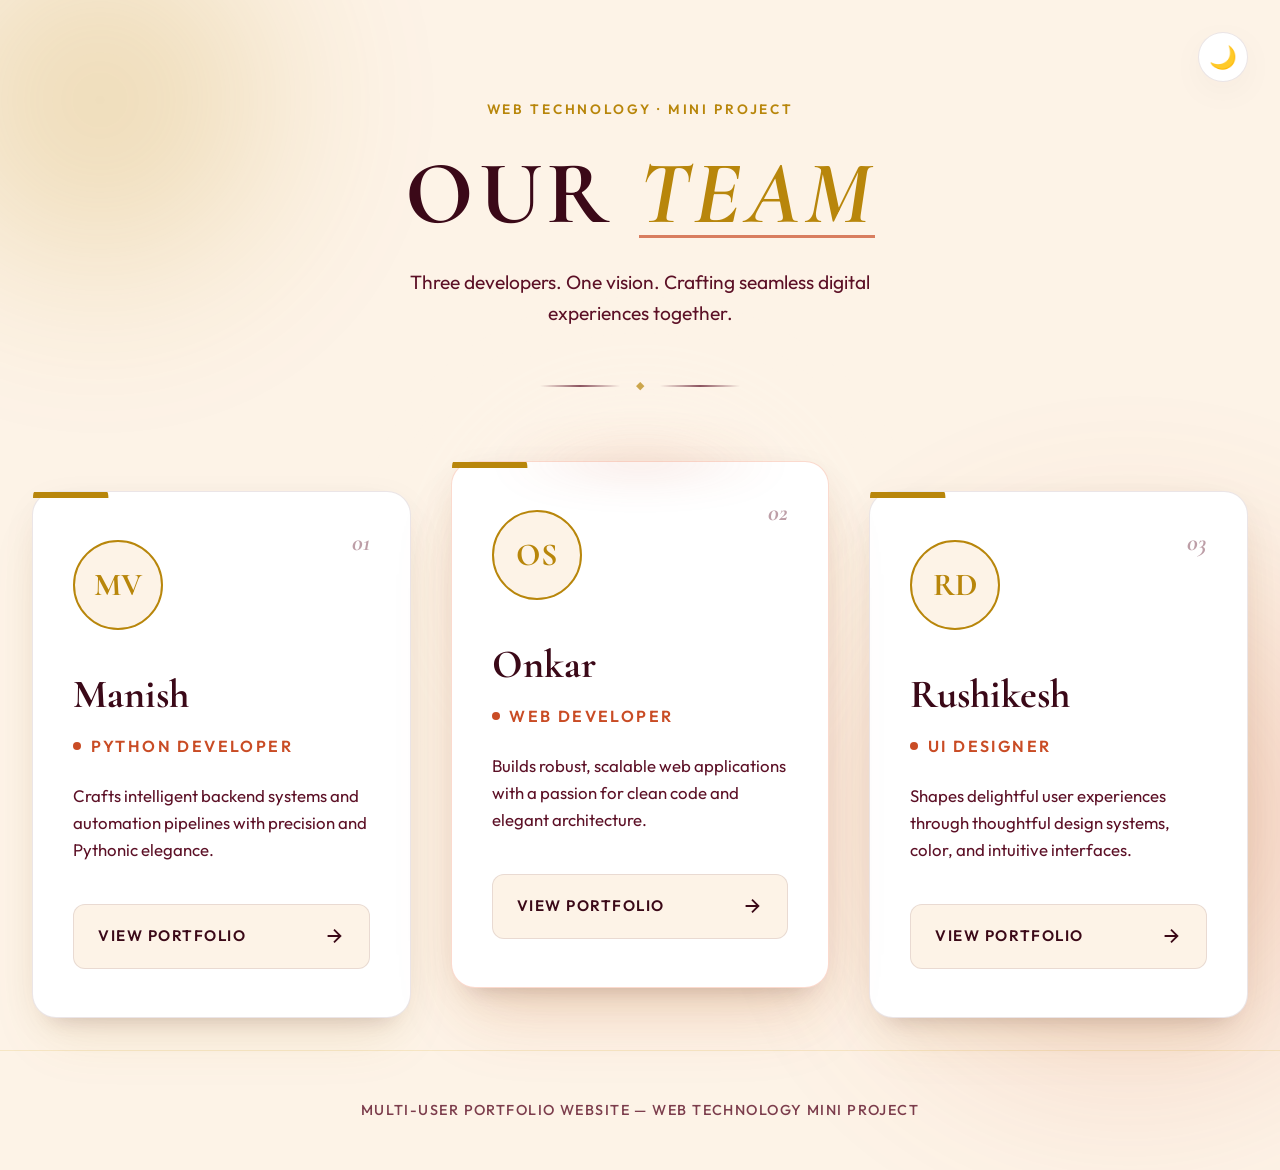
<file: index.html>
<!DOCTYPE html>
<html lang="en" data-theme="dark">
<head>
  <meta charset="UTF-8" />
  <meta name="viewport" content="width=device-width, initial-scale=1.0" />
  <title>Multi-User Portfolio Website</title>
  <link rel="stylesheet" href="style.css" />
  <link rel="preconnect" href="https://fonts.googleapis.com" />
  <link rel="preconnect" href="https://fonts.gstatic.com" crossorigin />
  <link href="https://fonts.googleapis.com/css2?family=Cormorant+Garamond:wght@400;600;700;800&family=Outfit:wght@300;400;500;600&display=swap" rel="stylesheet" />
</head>
<body>

  <!-- Dark Mode Toggle -->
  <button class="theme-toggle" id="themeToggle" aria-label="Toggle theme">
    <span class="toggle-icon">☀️</span>
  </button>

  <!-- Background Decoration -->
  <div class="bg-orb orb-1"></div>
  <div class="bg-orb orb-2"></div>
  <div class="bg-orb orb-3"></div>

  <!-- Header -->
  <header class="header">
    <div class="header-badge">Web Technology · Mini Project</div>
    <h1 class="header-title">Our <em>Team</em></h1>
    <p class="header-subtitle">
      Three developers. One vision. Crafting seamless digital experiences together.
    </p>
    <div class="header-divider">
      <span></span><span class="diamond">◆</span><span></span>
    </div>
  </header>

  <!-- Team Cards -->
  <main class="team-section">
    <div class="cards-container">

      <!-- Card 1: Manish -->
      <article class="card" style="--card-delay: 0s">
        <div class="card-accent"></div>
        <div class="card-number">01</div>
        <div class="avatar">
          <div class="avatar-initials">MV</div>
          <div class="avatar-ring"></div>
        </div>
        <div class="card-body">
          <h2 class="member-name">Manish</h2>
          <p class="member-role">
            <span class="role-dot"></span>Python Developer
          </p>
          <p class="member-bio">Crafts intelligent backend systems and automation pipelines with precision and Pythonic elegance.</p>
        </div>
        <a href="https://metallic-hypernova.vercel.app/" 
            target="_blank" 
            rel="noopener noreferrer"
            class="btn-portfolio"
            title="View Manish Portfolio"
            aria-label="View Manish Portfolio">
            <span>View Portfolio</span>
            <svg class="btn-arrow" viewBox="0 0 24 24" fill="none" stroke="currentColor" stroke-width="2">
                <path d="M5 12h14M12 5l7 7-7 7"/>
            </svg>
        </a>
      </article>

      <!-- Card 2: Onkar (Featured Center) -->
      <article class="card card--featured" style="--card-delay: 0.15s">
        <div class="card-accent"></div>
        <div class="card-number">02</div>
        <div class="avatar">
          <div class="avatar-initials">OS</div>
          <div class="avatar-ring"></div>
        </div>
        <div class="card-body">
          <h2 class="member-name">Onkar</h2>
          <p class="member-role">
            <span class="role-dot"></span>Web Developer
          </p>
          <p class="member-bio">Builds robust, scalable web applications with a passion for clean code and elegant architecture.</p>
        </div>
        <a href="https://onkar-codes-space.lovable.app" 
            target="_blank" 
            rel="noopener noreferrer"
            class="btn-portfolio"
            title="View Onkar Portfolio"
            aria-label="View Onkar Portfolio">
            <span>View Portfolio</span>
            <svg class="btn-arrow" viewBox="0 0 24 24" fill="none" stroke="currentColor" stroke-width="2">
                <path d="M5 12h14M12 5l7 7-7 7"/>
            </svg>
        </a>
      </article>

      <!-- Card 3: Rushikesh -->
      <article class="card" style="--card-delay: 0.3s">
        <div class="card-accent"></div>
        <div class="card-number">03</div>
        <div class="avatar">
          <div class="avatar-initials">RD</div>
          <div class="avatar-ring"></div>
        </div>
        <div class="card-body">
          <h2 class="member-name">Rushikesh</h2>
          <p class="member-role">
            <span class="role-dot"></span>UI Designer
          </p>
          <p class="member-bio">Shapes delightful user experiences through thoughtful design systems, color, and intuitive interfaces.</p>
        </div>
        <a href="https://darekarrushikesh853-lgtm.github.io/My-Portfolio/" 
            target="_blank" 
            rel="noopener noreferrer"
            class="btn-portfolio"
            title="View Rushikesh Portfolio"
            aria-label="View Rushikesh Portfolio">
            <span>View Portfolio</span>
            <svg class="btn-arrow" viewBox="0 0 24 24" fill="none" stroke="currentColor" stroke-width="2">
                <path d="M5 12h14M12 5l7 7-7 7"/>
            </svg>
        </a>
      </article>

    </div>
  </main>

  <!-- Footer -->
  <footer class="footer">
    <p>Multi-User Portfolio Website &mdash; Web Technology Mini Project</p>
  </footer>

  <script src="script.js"></script>
</body>
</html>
</file>
<file: style.css>
/* === VARIABLES & THEMING === */
:root {
  /* Colors - Maroon Bold Aesthetic */
  --bg-primary: #3b0918;      /* Deep Maroon Background */
  --bg-secondary: #2a0510;    /* Darker Maroon */
  --card-surface: #5c1026;    /* Elevated Maroon for cards */
  --text-primary: #fdf3e7;    /* Cream Off-White */
  --text-secondary: #e5ccb4;  /* Muted Sand/Beige */
  --accent-gold: #d4af37;     /* Classic Gold */
  --accent-teal: #f2845c;     /* Coral / Warm Orange instead of Teal */
  
  /* Elevational Box Shadows (Antigravity) */
  --shadow-ambient: 0 10px 40px -10px rgba(0, 0, 0, 0.4);
  --shadow-key: 0 20px 20px -20px rgba(0, 0, 0, 0.6);
  --shadow-glow: 0 30px 60px -15px rgba(212, 175, 55, 0.1);
  --shadow-featured-glow: 0 40px 80px -20px rgba(242, 132, 92, 0.2);
  
  --shadow-base: var(--shadow-ambient), var(--shadow-key), var(--shadow-glow);
  --shadow-hover: 0 30px 60px -10px rgba(0, 0, 0, 0.5), 0 40px 40px -20px rgba(0, 0, 0, 0.8), 0 50px 80px -15px rgba(242, 132, 92, 0.3);
  
  /* Typography */
  --font-display: 'Cormorant Garamond', serif;
  --font-body: 'Outfit', sans-serif;
  
  /* Borders */
  --border-subtle: 1px solid rgba(253, 243, 231, 0.1);
}

/* Light Theme Variables (Cream/Beige base with Maroon Cards) */
[data-theme="light"] {
  --bg-primary: #fdf3e7;
  --bg-secondary: #f5e4d3;
  --card-surface: #ffffff;
  --text-primary: #3b0918;
  --text-secondary: #5c1026;
  --accent-gold: #b8860b;
  --accent-teal: #c94c25;
  --border-subtle: 1px solid rgba(59, 9, 24, 0.1);
  
  --shadow-ambient: 0 10px 40px -10px rgba(59, 9, 24, 0.1);
  --shadow-key: 0 20px 20px -20px rgba(59, 9, 24, 0.15);
  --shadow-glow: 0 30px 60px -15px rgba(184, 134, 11, 0.1);
  --shadow-featured-glow: 0 40px 80px -20px rgba(201, 76, 37, 0.15);
  
  --shadow-base: var(--shadow-ambient), var(--shadow-key), var(--shadow-glow);
  --shadow-hover: 0 30px 60px -10px rgba(59, 9, 24, 0.15), 0 40px 40px -20px rgba(59, 9, 24, 0.2), 0 50px 80px -15px rgba(201, 76, 37, 0.2);
}

/* === RESET & BASE === */
* {
  margin: 0;
  padding: 0;
  box-sizing: border-box;
}

body {
  font-family: var(--font-body);
  background-color: var(--bg-primary);
  color: var(--text-primary);
  line-height: 1.6;
  min-height: 100vh;
  overflow-x: hidden;
  transition: background-color 0.5s ease, color 0.5s ease;
  position: relative;
  display: flex;
  flex-direction: column;
}

a {
  text-decoration: none;
  color: inherit;
}

/* === BACKGROUND ORBS === */
.bg-orb {
  position: absolute;
  border-radius: 50%;
  filter: blur(80px);
  z-index: 0;
  opacity: 0.3;
  animation: floatOrb 20s infinite alternate ease-in-out;
  pointer-events: none;
}

.orb-1 {
  width: 500px;
  height: 500px;
  background: radial-gradient(circle, var(--accent-gold) 0%, transparent 70%);
  top: -150px;
  left: -150px;
}

.orb-2 {
  width: 700px;
  height: 700px;
  background: radial-gradient(circle, var(--accent-teal) 0%, transparent 70%);
  bottom: 0px;
  right: -200px;
  animation-duration: 25s;
  animation-delay: -5s;
}

.orb-3 {
  width: 400px;
  height: 400px;
  background: radial-gradient(circle, var(--card-surface) 0%, transparent 70%);
  top: 50%;
  left: 50%;
  transform: translate(-50%, -50%);
  animation-duration: 15s;
}

@keyframes floatOrb {
  0% { transform: translate(0, 0) scale(1); }
  50% { transform: translate(40px, -60px) scale(1.1); }
  100% { transform: translate(-30px, 50px) scale(0.9); }
}

/* === THEME TOGGLE === */
.theme-toggle {
  position: absolute;
  top: 2rem;
  right: 2rem;
  background: var(--card-surface);
  border: var(--border-subtle);
  color: var(--text-primary);
  width: 50px;
  height: 50px;
  border-radius: 50%;
  cursor: pointer;
  z-index: 100;
  display: flex;
  align-items: center;
  justify-content: center;
  font-size: 1.4rem;
  box-shadow: var(--shadow-ambient);
  transition: transform 0.3s ease, background 0.3s ease;
}

.theme-toggle:hover {
  transform: scale(1.1);
  background: var(--bg-secondary);
}

.toggle-icon {
  display: inline-block;
  transition: transform 0.5s cubic-bezier(0.4, 0, 0.2, 1);
}

/* === HEADER === */
.header {
  text-align: center;
  padding: 6rem 2rem 4rem;
  position: relative;
  z-index: 10;
}

.header-badge {
  display: inline-block;
  font-size: 0.85rem;
  font-weight: 600;
  letter-spacing: 0.2em;
  text-transform: uppercase;
  color: var(--accent-gold);
  margin-bottom: 1.5rem;
}

.header-title {
  font-family: var(--font-display);
  font-size: clamp(3.5rem, 7vw, 6rem);
  font-weight: 700;
  line-height: 1.1;
  margin-bottom: 1.5rem;
  text-transform: uppercase;
  letter-spacing: 0.05em;
}

.header-title em {
  font-style: italic;
  color: var(--accent-gold);
  position: relative;
  display: inline-block;
}

.header-title em::after {
  content: '';
  position: absolute;
  bottom: 5px;
  left: 0;
  width: 100%;
  height: 3px;
  background: var(--accent-teal);
  opacity: 0.7;
}

.header-subtitle {
  font-size: 1.2rem;
  color: var(--text-secondary);
  max-width: 550px;
  margin: 0 auto 3rem;
  font-weight: 400;
}

.header-divider {
  display: flex;
  align-items: center;
  justify-content: center;
  gap: 1rem;
  opacity: 0.7;
}

.header-divider span:not(.diamond) {
  height: 2px;
  width: 80px;
  background: linear-gradient(90deg, transparent, var(--text-secondary), transparent);
}

.header-divider .diamond {
  color: var(--accent-gold);
  font-size: 0.7rem;
}

/* === TEAM SECTION (Cards Grid) === */
.team-section {
  flex: 1;
  display: flex;
  justify-content: center;
  align-items: center;
  padding: 2rem;
  position: relative;
  z-index: 10;
  perspective: 1200px;
}

.cards-container {
  display: flex;
  flex-direction: row;
  gap: 2.5rem;
  max-width: 1250px;
  width: 100%;
  align-items: center;
  justify-content: center;
}

/* === INDIVIDUAL CARDS === */
.card {
  position: relative;
  background: var(--card-surface);
  border: var(--border-subtle);
  border-radius: 24px;
  padding: 3rem 2.5rem;
  width: 100%;
  max-width: 400px;
  display: flex;
  flex-direction: column;
  box-shadow: var(--shadow-base);
  transition: box-shadow 0.4s ease, border-color 0.4s ease;
  
  /* Basic defaults to prevent rendering bugs */
  transform: translateY(0);
  opacity: 1;
  visibility: visible;
  z-index: 1;
}

.card-accent {
  position: absolute;
  top: 0;
  left: 0;
  width: 100%;
  height: 6px;
  background: var(--accent-gold);
  border-radius: 24px 24px 0 0;
  transform: scaleX(0.2);
  transform-origin: left;
  transition: transform 0.5s cubic-bezier(0.16, 1, 0.3, 1), background 0.5s ease;
}

.card:hover .card-accent {
  transform: scaleX(1);
  background: var(--accent-teal);
}

.card-number {
  position: absolute;
  top: 2rem;
  right: 2.5rem;
  font-family: var(--font-display);
  font-size: 1.5rem;
  color: var(--text-secondary);
  opacity: 0.4;
  font-weight: 700;
  font-style: italic;
}

.avatar {
  position: relative;
  width: 90px;
  height: 90px;
  margin-bottom: 2rem;
  border-radius: 50%;
  display: flex;
  align-items: center;
  justify-content: center;
  background: var(--bg-primary);
  border: 2px solid var(--accent-gold);
}

.avatar-initials {
  font-family: var(--font-display);
  font-size: 2rem;
  color: var(--accent-gold);
  font-weight: 700;
}

.avatar-ring {
  position: absolute;
  top: -8px;
  left: -8px;
  right: -8px;
  bottom: -8px;
  border: 1px dashed var(--text-primary);
  border-radius: 50%;
  opacity: 0;
  transition: opacity 0.3s ease;
}

.card:hover .avatar-ring {
  opacity: 0.6;
  animation: rotateRing 10s linear infinite;
}

.card-body {
  flex: 1;
}

.member-name {
  font-family: var(--font-display);
  font-size: 2.5rem;
  font-weight: 700;
  margin-bottom: 0.5rem;
  color: var(--text-primary);
}

.member-role {
  font-size: 1rem;
  text-transform: uppercase;
  letter-spacing: 0.15em;
  color: var(--accent-teal);
  margin-bottom: 1.5rem;
  display: flex;
  align-items: center;
  gap: 0.6rem;
  font-weight: 600;
}

.role-dot {
  width: 8px;
  height: 8px;
  background: var(--accent-teal);
  border-radius: 50%;
  animation: pulseDot 2s infinite ease-in-out;
}

.member-bio {
  font-size: 1.05rem;
  color: var(--text-secondary);
  line-height: 1.6;
  margin-bottom: 2.5rem;
  font-weight: 400;
}

.btn-portfolio {
  display: flex;
  align-items: center;
  justify-content: space-between;
  width: 100%;
  padding: 1.2rem 1.5rem;
  background: var(--bg-primary);
  border: var(--border-subtle);
  border-radius: 12px;
  color: var(--text-primary);
  font-size: 0.95rem;
  text-transform: uppercase;
  letter-spacing: 0.1em;
  font-weight: 600;
  transition: background 0.3s ease, border-color 0.3s ease, color 0.3s ease;
}

.btn-portfolio:hover {
  background: var(--accent-gold);
  color: #2a0510;
  border-color: var(--accent-gold);
}

.btn-arrow {
  width: 22px;
  height: 22px;
  transition: transform 0.3s cubic-bezier(0.16, 1, 0.3, 1);
}

.btn-portfolio:hover .btn-arrow {
  transform: translateX(8px);
}

/* === FEATURED / CENTER CARD === */
.card.card--featured {
  /* Base elevation */
  box-shadow: var(--shadow-base), var(--shadow-featured-glow);
  border-color: rgba(242, 132, 92, 0.3);
  z-index: 5;
}

.card.card--featured::before {
  content: '';
  position: absolute;
  top: -20px;
  left: 50%;
  transform: translateX(-50%);
  width: 80%;
  height: 40px;
  background: radial-gradient(ellipse, var(--accent-teal) 0%, transparent 70%);
  opacity: 0.2;
  filter: blur(20px);
  z-index: -1;
  border-radius: 50%;
}

@media (min-width: 1024px) {
  .card.card--featured {
    margin-top: -60px; /* Elevated higher */
  }
}

/* Hover overrides (JS will apply transform) */
.card.is-hovered {
  box-shadow: var(--shadow-hover);
  border-color: rgba(253, 243, 231, 0.3);
  z-index: 20;
}

[data-theme="light"] .card.is-hovered {
  border-color: rgba(59, 9, 24, 0.2);
}

/* === FOOTER === */
.footer {
  text-align: center;
  padding: 3rem;
  border-top: 1px solid rgba(212, 175, 55, 0.2);
  color: var(--text-secondary);
  font-size: 0.9rem;
  letter-spacing: 0.1em;
  position: relative;
  z-index: 10;
  margin-top: auto;
  text-transform: uppercase;
  font-weight: 500;
}

.footer p {
  opacity: 0.8;
}

/* === ANIMATIONS === */
@keyframes rotateRing {
  from { transform: rotate(0deg); }
  to { transform: rotate(360deg); }
}

@keyframes pulseDot {
  0% { transform: scale(1); opacity: 1; }
  50% { transform: scale(1.5); opacity: 0.5; }
  100% { transform: scale(1); opacity: 1; }
}

/* === RESPONSIVE === */
@media (max-width: 1024px) {
  .cards-container {
    flex-direction: column;
    gap: 3.5rem;
  }
  
  .card {
    max-width: 500px;
  }
  
  .card.card--featured {
    margin-top: 0;
  }
}

@media (max-width: 600px) {
  .header {
    padding: 4rem 1.5rem 2rem;
  }
  
  .header-title {
    font-size: 3rem;
  }
  
  .card {
    padding: 2.5rem 1.5rem;
  }
  
  .theme-toggle {
    top: 1rem;
    right: 1rem;
    width: 44px;
    height: 44px;
  }
}
</file>
